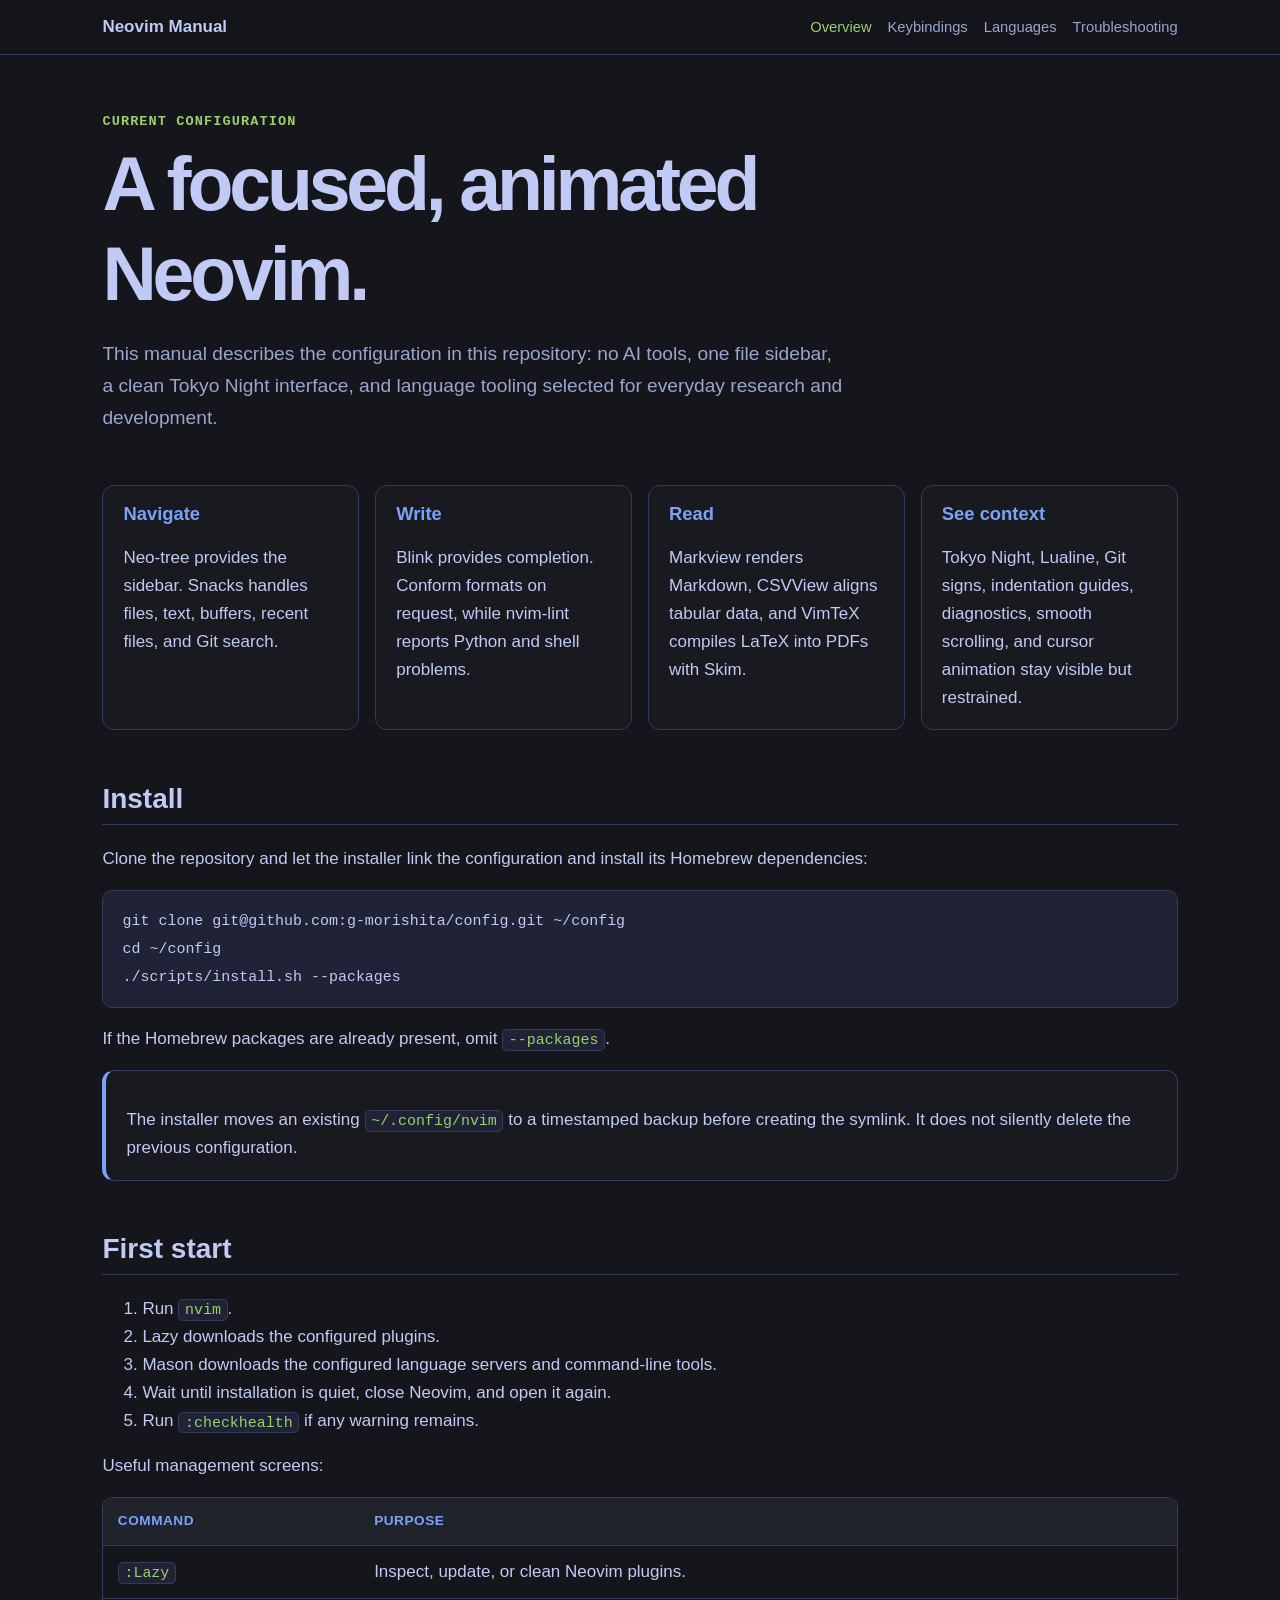
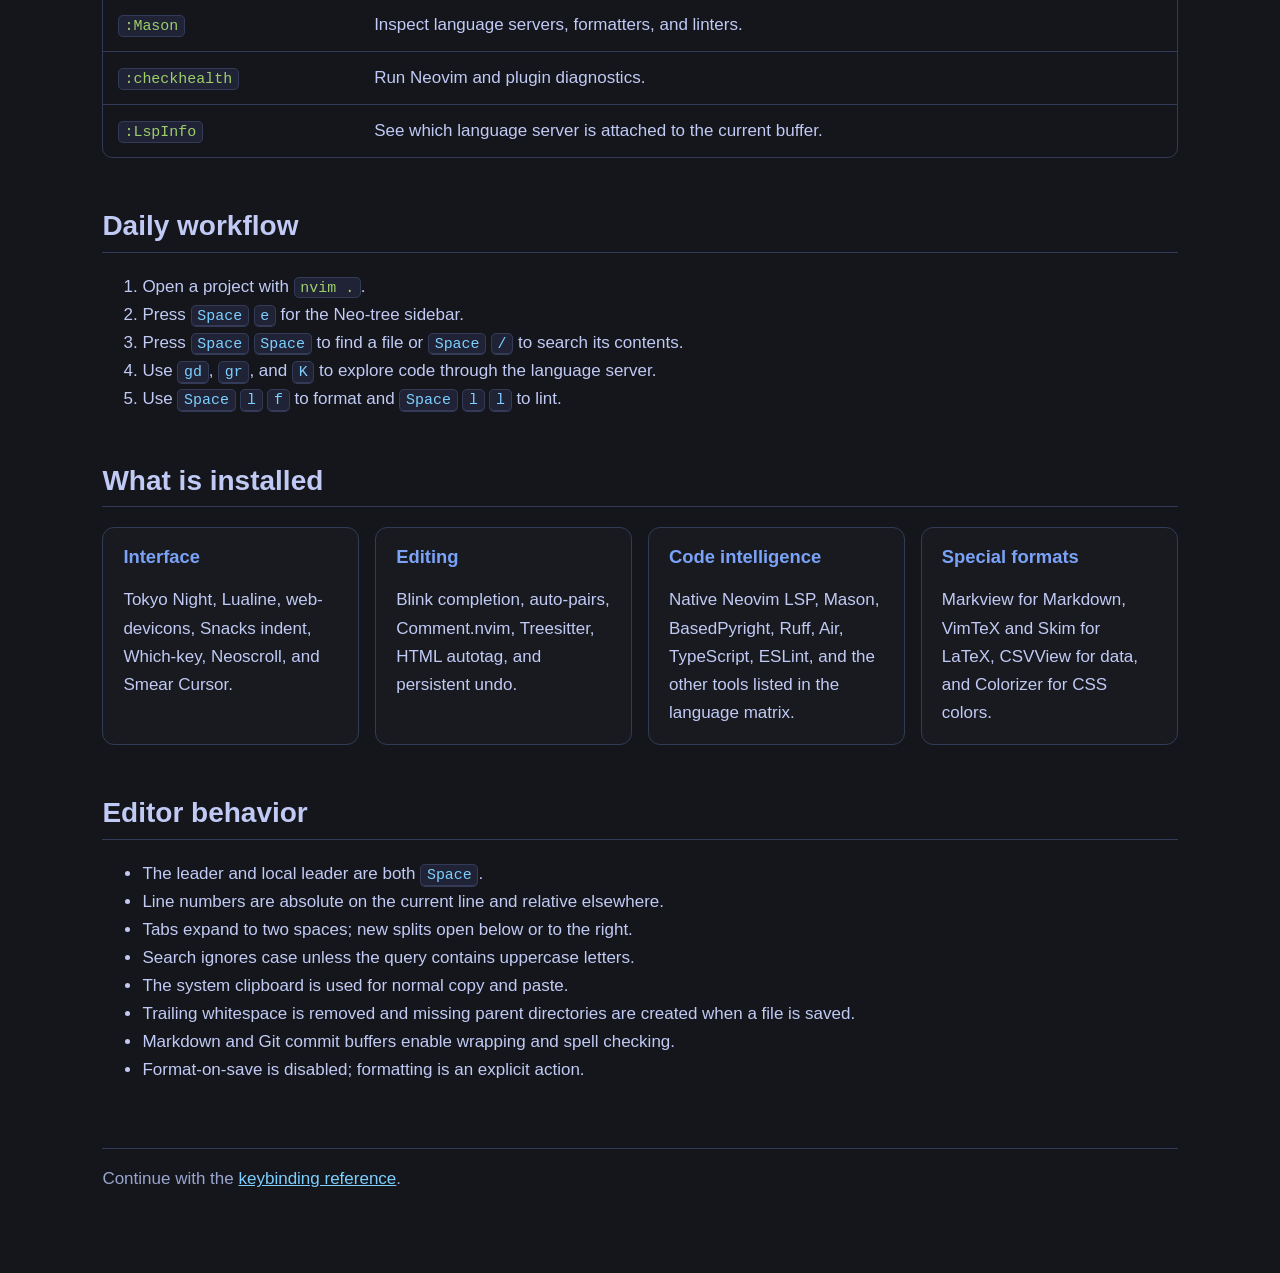
<file: docs/nvim-manual/index.html>
<!doctype html>
<html lang="en">
  <head>
    <meta charset="utf-8">
    <meta name="viewport" content="width=device-width, initial-scale=1">
    <meta name="description" content="Manual for Gota Morishita's Neovim configuration">
    <title>Neovim Manual · Overview</title>
    <link rel="stylesheet" href="styles.css">
  </head>
  <body>
    <header>
      <div class="topbar">
        <a class="brand" href="index.html">Neovim Manual</a>
        <nav aria-label="Manual">
          <a href="index.html" aria-current="page">Overview</a>
          <a href="keybindings.html">Keybindings</a>
          <a href="languages.html">Languages</a>
          <a href="troubleshooting.html">Troubleshooting</a>
        </nav>
      </div>
    </header>

    <main>
      <section class="hero">
        <div class="eyebrow">Current configuration</div>
        <h1>A focused, animated Neovim.</h1>
        <p class="lede">
          This manual describes the configuration in this repository: no AI
          tools, one file sidebar, a clean Tokyo Night interface, and language
          tooling selected for everyday research and development.
        </p>
      </section>

      <section class="grid" aria-label="Configuration highlights">
        <article class="card">
          <h3>Navigate</h3>
          <p>Neo-tree provides the sidebar. Snacks handles files, text, buffers, recent files, and Git search.</p>
        </article>
        <article class="card">
          <h3>Write</h3>
          <p>Blink provides completion. Conform formats on request, while nvim-lint reports Python and shell problems.</p>
        </article>
        <article class="card">
          <h3>Read</h3>
          <p>Markview renders Markdown, CSVView aligns tabular data, and VimTeX compiles LaTeX into PDFs with Skim.</p>
        </article>
        <article class="card">
          <h3>See context</h3>
          <p>Tokyo Night, Lualine, Git signs, indentation guides, diagnostics, smooth scrolling, and cursor animation stay visible but restrained.</p>
        </article>
      </section>

      <h2 id="install">Install</h2>
      <p>Clone the repository and let the installer link the configuration and install its Homebrew dependencies:</p>
      <pre><code>git clone git@github.com:g-morishita/config.git ~/config
cd ~/config
./scripts/install.sh --packages</code></pre>
      <p>If the Homebrew packages are already present, omit <code>--packages</code>.</p>

      <div class="note">
        <p>
          The installer moves an existing <code>~/.config/nvim</code> to a
          timestamped backup before creating the symlink. It does not silently
          delete the previous configuration.
        </p>
      </div>

      <h2 id="first-start">First start</h2>
      <ol>
        <li>Run <code>nvim</code>.</li>
        <li>Lazy downloads the configured plugins.</li>
        <li>Mason downloads the configured language servers and command-line tools.</li>
        <li>Wait until installation is quiet, close Neovim, and open it again.</li>
        <li>Run <code>:checkhealth</code> if any warning remains.</li>
      </ol>

      <p>Useful management screens:</p>
      <div class="table-wrap">
        <table>
          <thead>
            <tr><th>Command</th><th>Purpose</th></tr>
          </thead>
          <tbody>
            <tr><td><code>:Lazy</code></td><td>Inspect, update, or clean Neovim plugins.</td></tr>
            <tr><td><code>:Mason</code></td><td>Inspect language servers, formatters, and linters.</td></tr>
            <tr><td><code>:checkhealth</code></td><td>Run Neovim and plugin diagnostics.</td></tr>
            <tr><td><code>:LspInfo</code></td><td>See which language server is attached to the current buffer.</td></tr>
          </tbody>
        </table>
      </div>

      <h2 id="daily">Daily workflow</h2>
      <ol>
        <li>Open a project with <code>nvim .</code>.</li>
        <li>Press <kbd>Space</kbd> <kbd>e</kbd> for the Neo-tree sidebar.</li>
        <li>Press <kbd>Space</kbd> <kbd>Space</kbd> to find a file or <kbd>Space</kbd> <kbd>/</kbd> to search its contents.</li>
        <li>Use <kbd>gd</kbd>, <kbd>gr</kbd>, and <kbd>K</kbd> to explore code through the language server.</li>
        <li>Use <kbd>Space</kbd> <kbd>l</kbd> <kbd>f</kbd> to format and <kbd>Space</kbd> <kbd>l</kbd> <kbd>l</kbd> to lint.</li>
      </ol>

      <h2 id="features">What is installed</h2>
      <div class="grid">
        <article class="card">
          <h3>Interface</h3>
          <p>Tokyo Night, Lualine, web-devicons, Snacks indent, Which-key, Neoscroll, and Smear Cursor.</p>
        </article>
        <article class="card">
          <h3>Editing</h3>
          <p>Blink completion, auto-pairs, Comment.nvim, Treesitter, HTML autotag, and persistent undo.</p>
        </article>
        <article class="card">
          <h3>Code intelligence</h3>
          <p>Native Neovim LSP, Mason, BasedPyright, Ruff, Air, TypeScript, ESLint, and the other tools listed in the language matrix.</p>
        </article>
        <article class="card">
          <h3>Special formats</h3>
          <p>Markview for Markdown, VimTeX and Skim for LaTeX, CSVView for data, and Colorizer for CSS colors.</p>
        </article>
      </div>

      <h2 id="behavior">Editor behavior</h2>
      <ul>
        <li>The leader and local leader are both <kbd>Space</kbd>.</li>
        <li>Line numbers are absolute on the current line and relative elsewhere.</li>
        <li>Tabs expand to two spaces; new splits open below or to the right.</li>
        <li>Search ignores case unless the query contains uppercase letters.</li>
        <li>The system clipboard is used for normal copy and paste.</li>
        <li>Trailing whitespace is removed and missing parent directories are created when a file is saved.</li>
        <li>Markdown and Git commit buffers enable wrapping and spell checking.</li>
        <li>Format-on-save is disabled; formatting is an explicit action.</li>
      </ul>

      <footer>
        Continue with the <a href="keybindings.html">keybinding reference</a>.
      </footer>
    </main>
  </body>
</html>
</file>
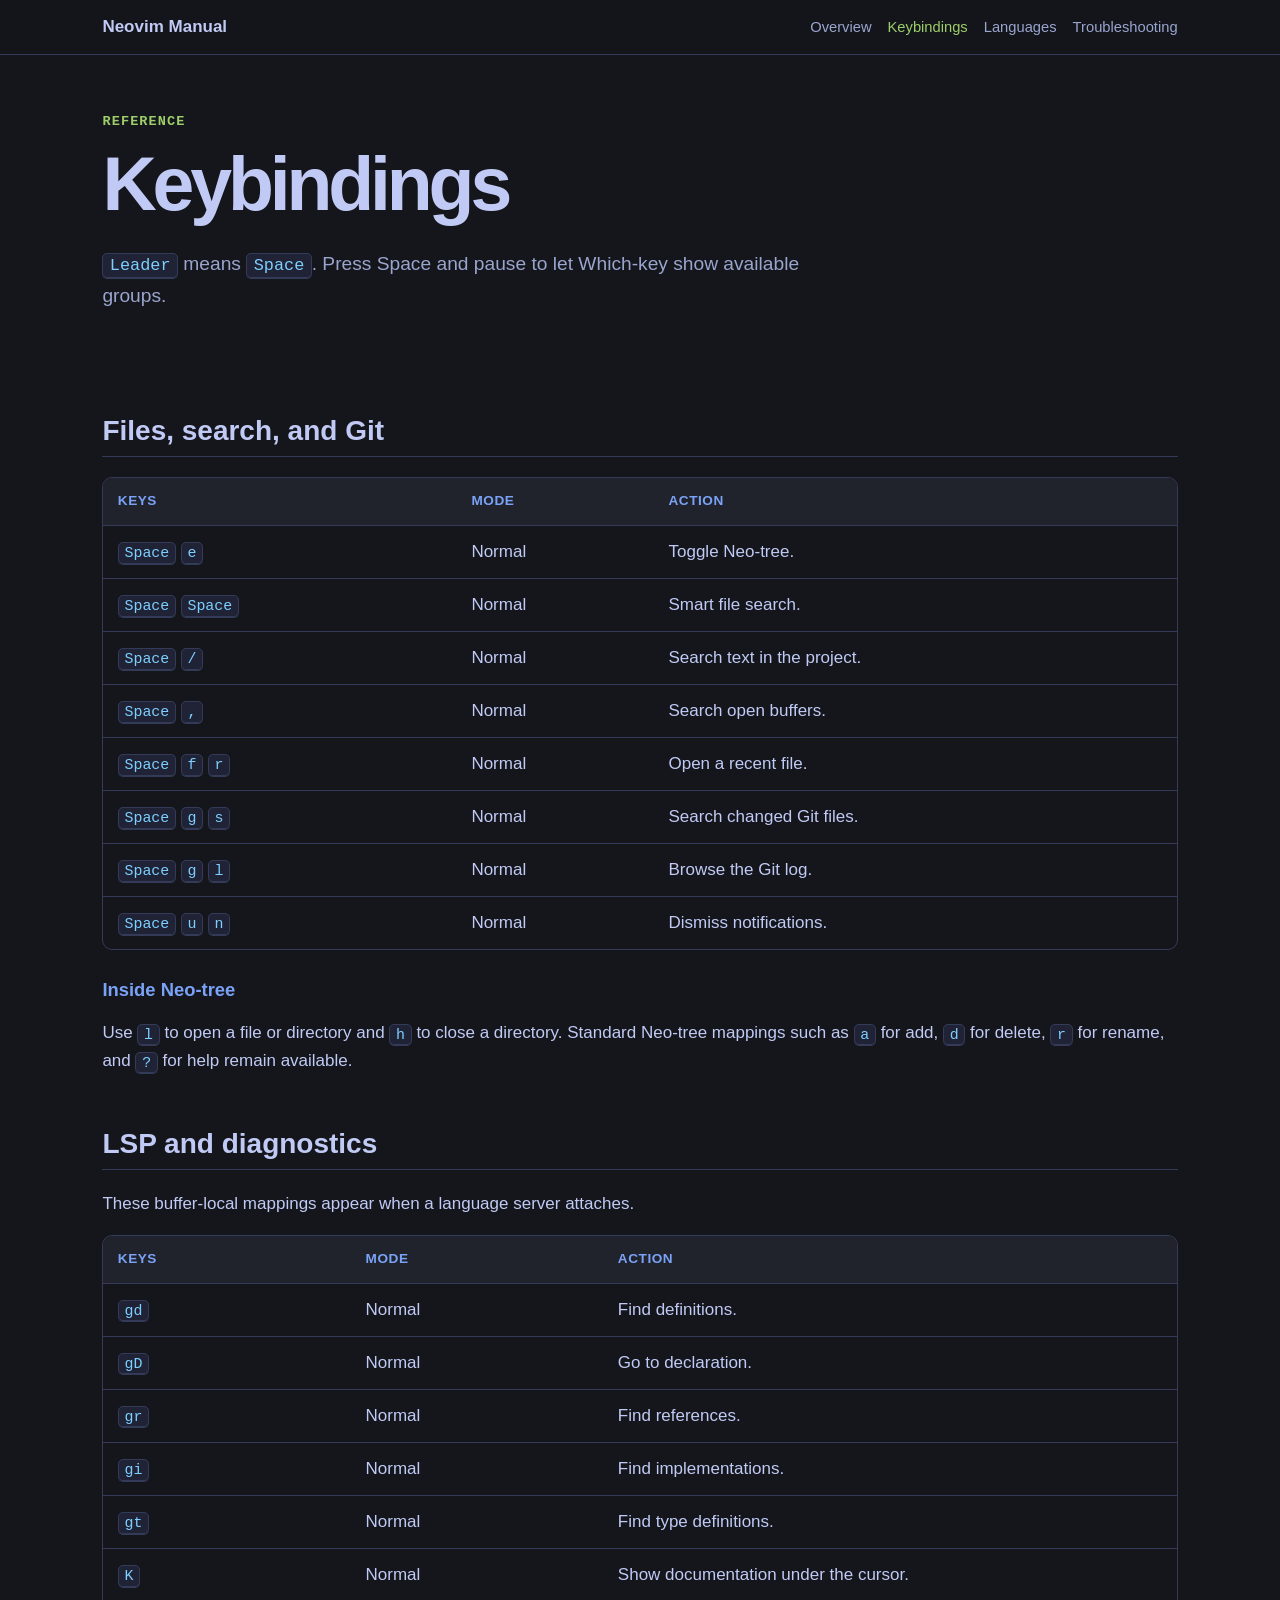
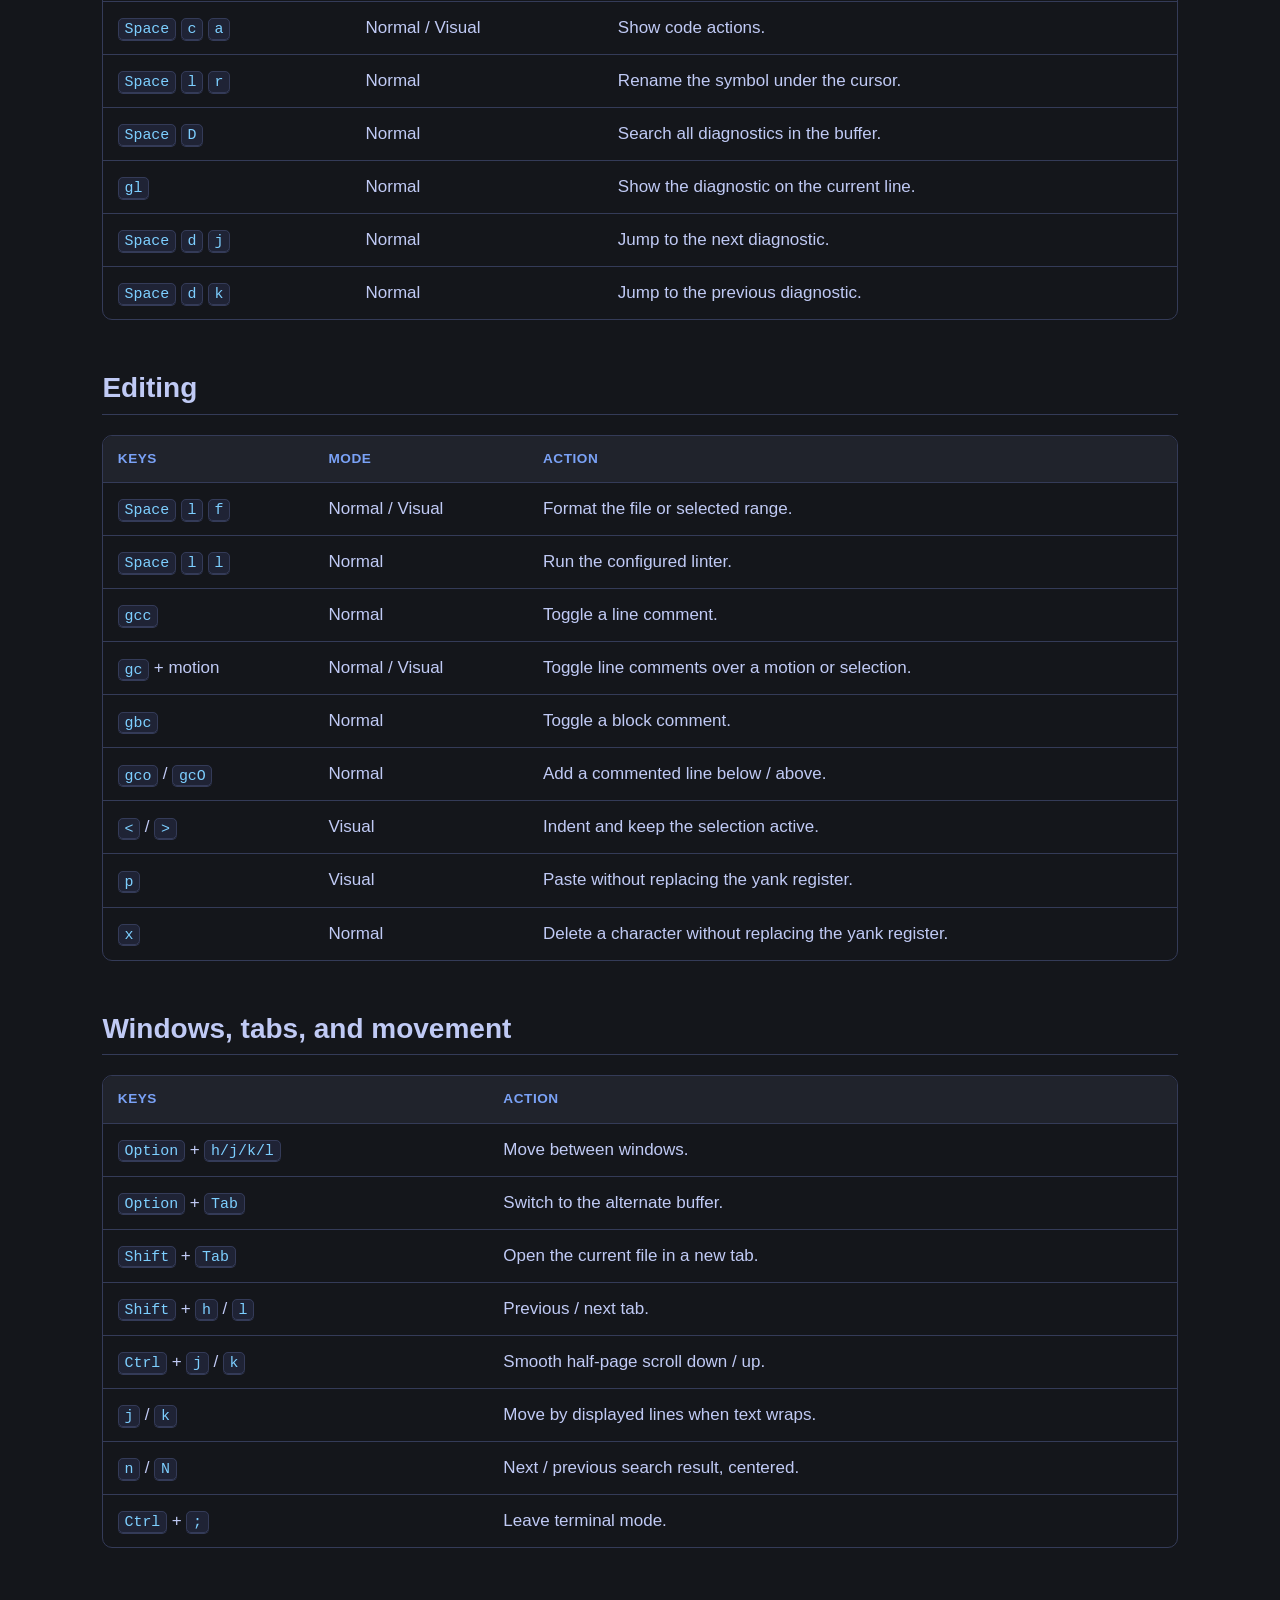
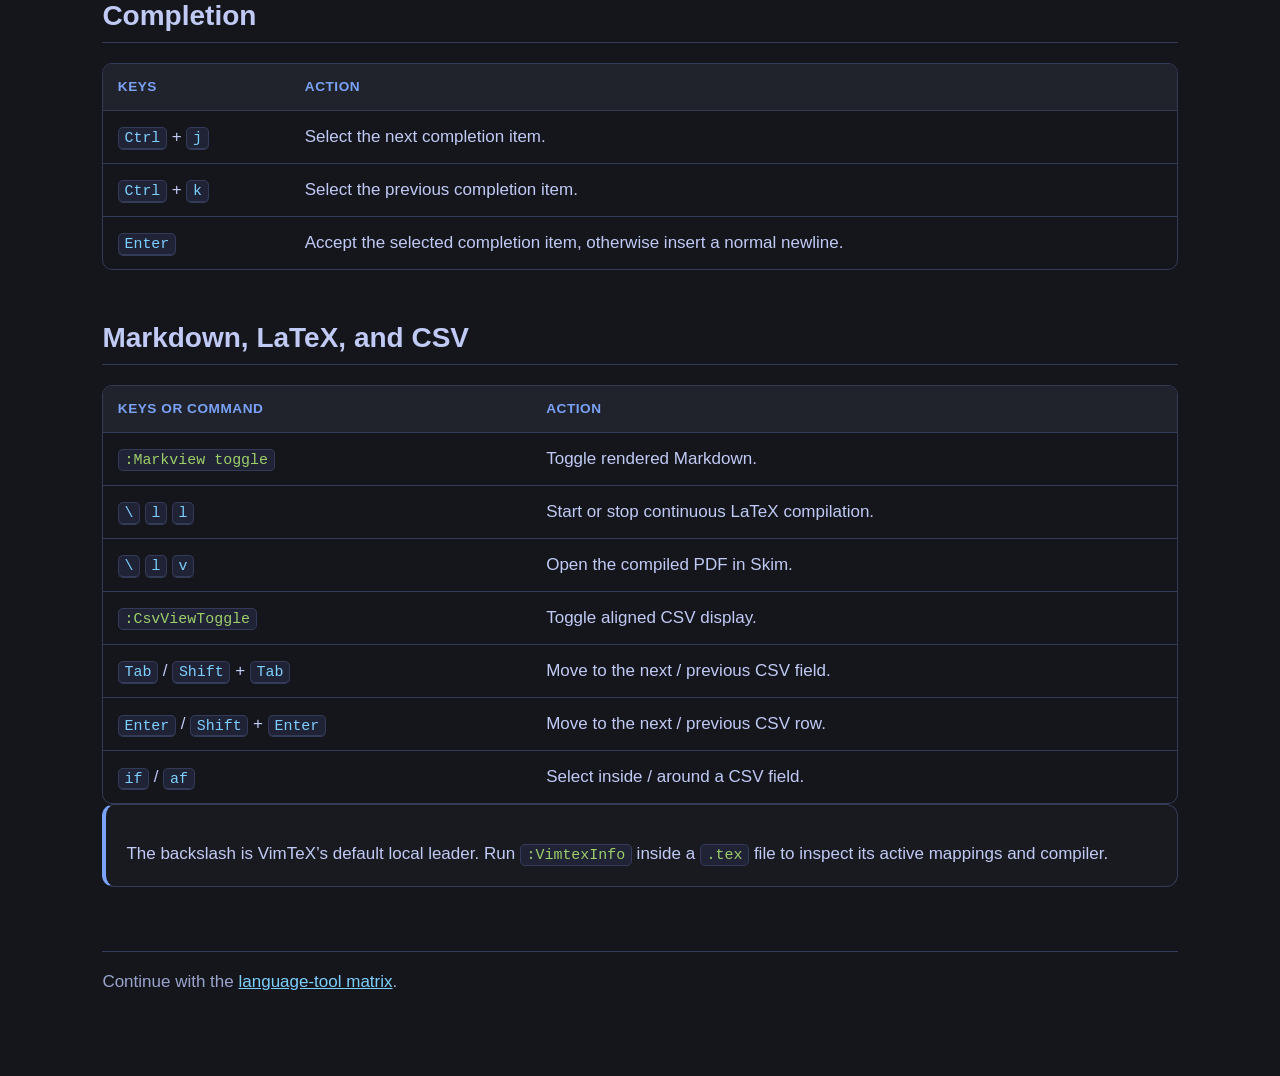
<file: docs/nvim-manual/keybindings.html>
<!doctype html>
<html lang="en">
  <head>
    <meta charset="utf-8">
    <meta name="viewport" content="width=device-width, initial-scale=1">
    <meta name="description" content="Keybindings for Gota Morishita's Neovim configuration">
    <title>Neovim Manual · Keybindings</title>
    <link rel="stylesheet" href="styles.css">
  </head>
  <body>
    <header>
      <div class="topbar">
        <a class="brand" href="index.html">Neovim Manual</a>
        <nav aria-label="Manual">
          <a href="index.html">Overview</a>
          <a href="keybindings.html" aria-current="page">Keybindings</a>
          <a href="languages.html">Languages</a>
          <a href="troubleshooting.html">Troubleshooting</a>
        </nav>
      </div>
    </header>

    <main>
      <section class="hero">
        <div class="eyebrow">Reference</div>
        <h1>Keybindings</h1>
        <p class="lede">
          <kbd>Leader</kbd> means <kbd>Space</kbd>. Press Space and pause to
          let Which-key show available groups.
        </p>
      </section>

      <h2>Files, search, and Git</h2>
      <div class="table-wrap">
        <table>
          <thead><tr><th>Keys</th><th>Mode</th><th>Action</th></tr></thead>
          <tbody>
            <tr><td><kbd>Space</kbd> <kbd>e</kbd></td><td>Normal</td><td>Toggle Neo-tree.</td></tr>
            <tr><td><kbd>Space</kbd> <kbd>Space</kbd></td><td>Normal</td><td>Smart file search.</td></tr>
            <tr><td><kbd>Space</kbd> <kbd>/</kbd></td><td>Normal</td><td>Search text in the project.</td></tr>
            <tr><td><kbd>Space</kbd> <kbd>,</kbd></td><td>Normal</td><td>Search open buffers.</td></tr>
            <tr><td><kbd>Space</kbd> <kbd>f</kbd> <kbd>r</kbd></td><td>Normal</td><td>Open a recent file.</td></tr>
            <tr><td><kbd>Space</kbd> <kbd>g</kbd> <kbd>s</kbd></td><td>Normal</td><td>Search changed Git files.</td></tr>
            <tr><td><kbd>Space</kbd> <kbd>g</kbd> <kbd>l</kbd></td><td>Normal</td><td>Browse the Git log.</td></tr>
            <tr><td><kbd>Space</kbd> <kbd>u</kbd> <kbd>n</kbd></td><td>Normal</td><td>Dismiss notifications.</td></tr>
          </tbody>
        </table>
      </div>

      <h3>Inside Neo-tree</h3>
      <p>
        Use <kbd>l</kbd> to open a file or directory and <kbd>h</kbd> to close
        a directory. Standard Neo-tree mappings such as <kbd>a</kbd> for add,
        <kbd>d</kbd> for delete, <kbd>r</kbd> for rename, and <kbd>?</kbd> for
        help remain available.
      </p>

      <h2>LSP and diagnostics</h2>
      <p>These buffer-local mappings appear when a language server attaches.</p>
      <div class="table-wrap">
        <table>
          <thead><tr><th>Keys</th><th>Mode</th><th>Action</th></tr></thead>
          <tbody>
            <tr><td><kbd>gd</kbd></td><td>Normal</td><td>Find definitions.</td></tr>
            <tr><td><kbd>gD</kbd></td><td>Normal</td><td>Go to declaration.</td></tr>
            <tr><td><kbd>gr</kbd></td><td>Normal</td><td>Find references.</td></tr>
            <tr><td><kbd>gi</kbd></td><td>Normal</td><td>Find implementations.</td></tr>
            <tr><td><kbd>gt</kbd></td><td>Normal</td><td>Find type definitions.</td></tr>
            <tr><td><kbd>K</kbd></td><td>Normal</td><td>Show documentation under the cursor.</td></tr>
            <tr><td><kbd>Space</kbd> <kbd>c</kbd> <kbd>a</kbd></td><td>Normal / Visual</td><td>Show code actions.</td></tr>
            <tr><td><kbd>Space</kbd> <kbd>l</kbd> <kbd>r</kbd></td><td>Normal</td><td>Rename the symbol under the cursor.</td></tr>
            <tr><td><kbd>Space</kbd> <kbd>D</kbd></td><td>Normal</td><td>Search all diagnostics in the buffer.</td></tr>
            <tr><td><kbd>gl</kbd></td><td>Normal</td><td>Show the diagnostic on the current line.</td></tr>
            <tr><td><kbd>Space</kbd> <kbd>d</kbd> <kbd>j</kbd></td><td>Normal</td><td>Jump to the next diagnostic.</td></tr>
            <tr><td><kbd>Space</kbd> <kbd>d</kbd> <kbd>k</kbd></td><td>Normal</td><td>Jump to the previous diagnostic.</td></tr>
          </tbody>
        </table>
      </div>

      <h2>Editing</h2>
      <div class="table-wrap">
        <table>
          <thead><tr><th>Keys</th><th>Mode</th><th>Action</th></tr></thead>
          <tbody>
            <tr><td><kbd>Space</kbd> <kbd>l</kbd> <kbd>f</kbd></td><td>Normal / Visual</td><td>Format the file or selected range.</td></tr>
            <tr><td><kbd>Space</kbd> <kbd>l</kbd> <kbd>l</kbd></td><td>Normal</td><td>Run the configured linter.</td></tr>
            <tr><td><kbd>gcc</kbd></td><td>Normal</td><td>Toggle a line comment.</td></tr>
            <tr><td><kbd>gc</kbd> + motion</td><td>Normal / Visual</td><td>Toggle line comments over a motion or selection.</td></tr>
            <tr><td><kbd>gbc</kbd></td><td>Normal</td><td>Toggle a block comment.</td></tr>
            <tr><td><kbd>gco</kbd> / <kbd>gcO</kbd></td><td>Normal</td><td>Add a commented line below / above.</td></tr>
            <tr><td><kbd>&lt;</kbd> / <kbd>&gt;</kbd></td><td>Visual</td><td>Indent and keep the selection active.</td></tr>
            <tr><td><kbd>p</kbd></td><td>Visual</td><td>Paste without replacing the yank register.</td></tr>
            <tr><td><kbd>x</kbd></td><td>Normal</td><td>Delete a character without replacing the yank register.</td></tr>
          </tbody>
        </table>
      </div>

      <h2>Windows, tabs, and movement</h2>
      <div class="table-wrap">
        <table>
          <thead><tr><th>Keys</th><th>Action</th></tr></thead>
          <tbody>
            <tr><td><kbd>Option</kbd> + <kbd>h/j/k/l</kbd></td><td>Move between windows.</td></tr>
            <tr><td><kbd>Option</kbd> + <kbd>Tab</kbd></td><td>Switch to the alternate buffer.</td></tr>
            <tr><td><kbd>Shift</kbd> + <kbd>Tab</kbd></td><td>Open the current file in a new tab.</td></tr>
            <tr><td><kbd>Shift</kbd> + <kbd>h</kbd> / <kbd>l</kbd></td><td>Previous / next tab.</td></tr>
            <tr><td><kbd>Ctrl</kbd> + <kbd>j</kbd> / <kbd>k</kbd></td><td>Smooth half-page scroll down / up.</td></tr>
            <tr><td><kbd>j</kbd> / <kbd>k</kbd></td><td>Move by displayed lines when text wraps.</td></tr>
            <tr><td><kbd>n</kbd> / <kbd>N</kbd></td><td>Next / previous search result, centered.</td></tr>
            <tr><td><kbd>Ctrl</kbd> + <kbd>;</kbd></td><td>Leave terminal mode.</td></tr>
          </tbody>
        </table>
      </div>

      <h2>Completion</h2>
      <div class="table-wrap">
        <table>
          <thead><tr><th>Keys</th><th>Action</th></tr></thead>
          <tbody>
            <tr><td><kbd>Ctrl</kbd> + <kbd>j</kbd></td><td>Select the next completion item.</td></tr>
            <tr><td><kbd>Ctrl</kbd> + <kbd>k</kbd></td><td>Select the previous completion item.</td></tr>
            <tr><td><kbd>Enter</kbd></td><td>Accept the selected completion item, otherwise insert a normal newline.</td></tr>
          </tbody>
        </table>
      </div>

      <h2>Markdown, LaTeX, and CSV</h2>
      <div class="table-wrap">
        <table>
          <thead><tr><th>Keys or command</th><th>Action</th></tr></thead>
          <tbody>
            <tr><td><code>:Markview toggle</code></td><td>Toggle rendered Markdown.</td></tr>
            <tr><td><kbd>\</kbd> <kbd>l</kbd> <kbd>l</kbd></td><td>Start or stop continuous LaTeX compilation.</td></tr>
            <tr><td><kbd>\</kbd> <kbd>l</kbd> <kbd>v</kbd></td><td>Open the compiled PDF in Skim.</td></tr>
            <tr><td><code>:CsvViewToggle</code></td><td>Toggle aligned CSV display.</td></tr>
            <tr><td><kbd>Tab</kbd> / <kbd>Shift</kbd> + <kbd>Tab</kbd></td><td>Move to the next / previous CSV field.</td></tr>
            <tr><td><kbd>Enter</kbd> / <kbd>Shift</kbd> + <kbd>Enter</kbd></td><td>Move to the next / previous CSV row.</td></tr>
            <tr><td><kbd>if</kbd> / <kbd>af</kbd></td><td>Select inside / around a CSV field.</td></tr>
          </tbody>
        </table>
      </div>

      <div class="note">
        <p>
          The backslash is VimTeX’s default local leader. Run
          <code>:VimtexInfo</code> inside a <code>.tex</code> file to inspect
          its active mappings and compiler.
        </p>
      </div>

      <footer>
        Continue with the <a href="languages.html">language-tool matrix</a>.
      </footer>
    </main>
  </body>
</html>
</file>
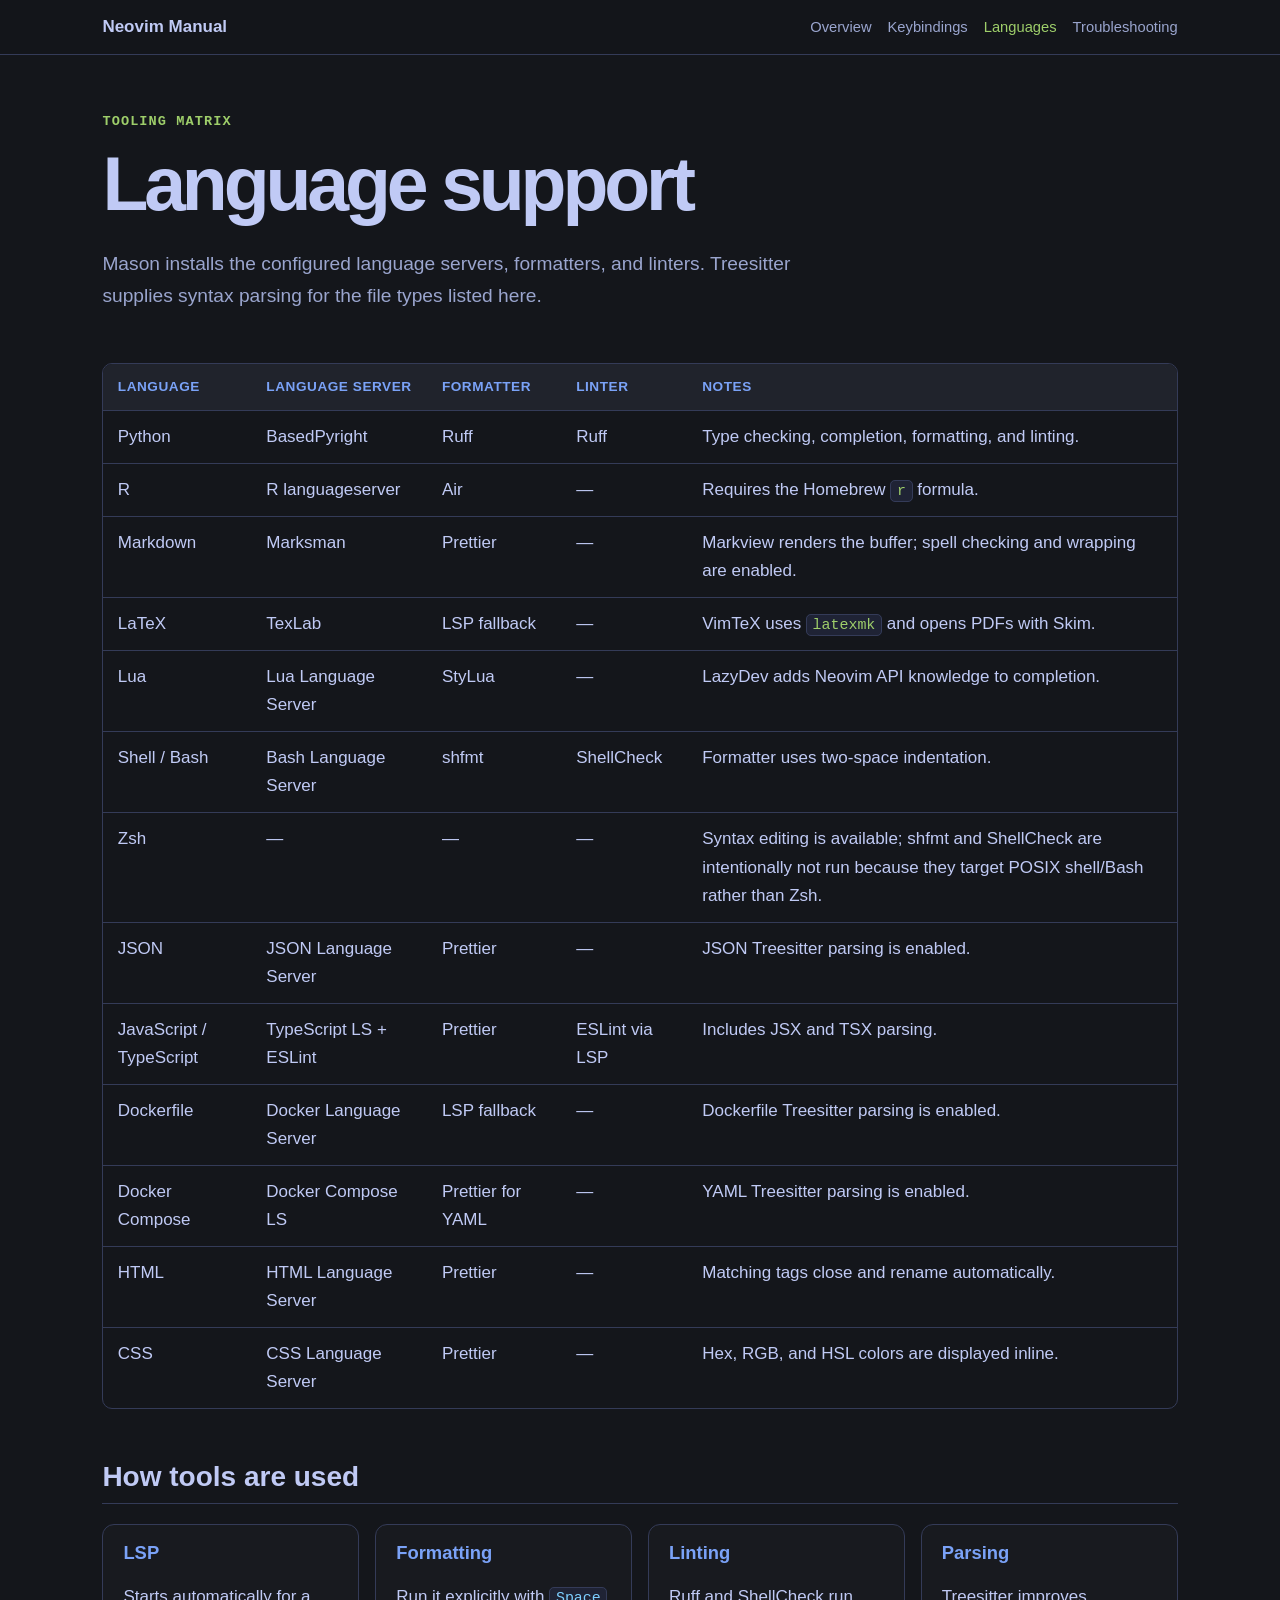
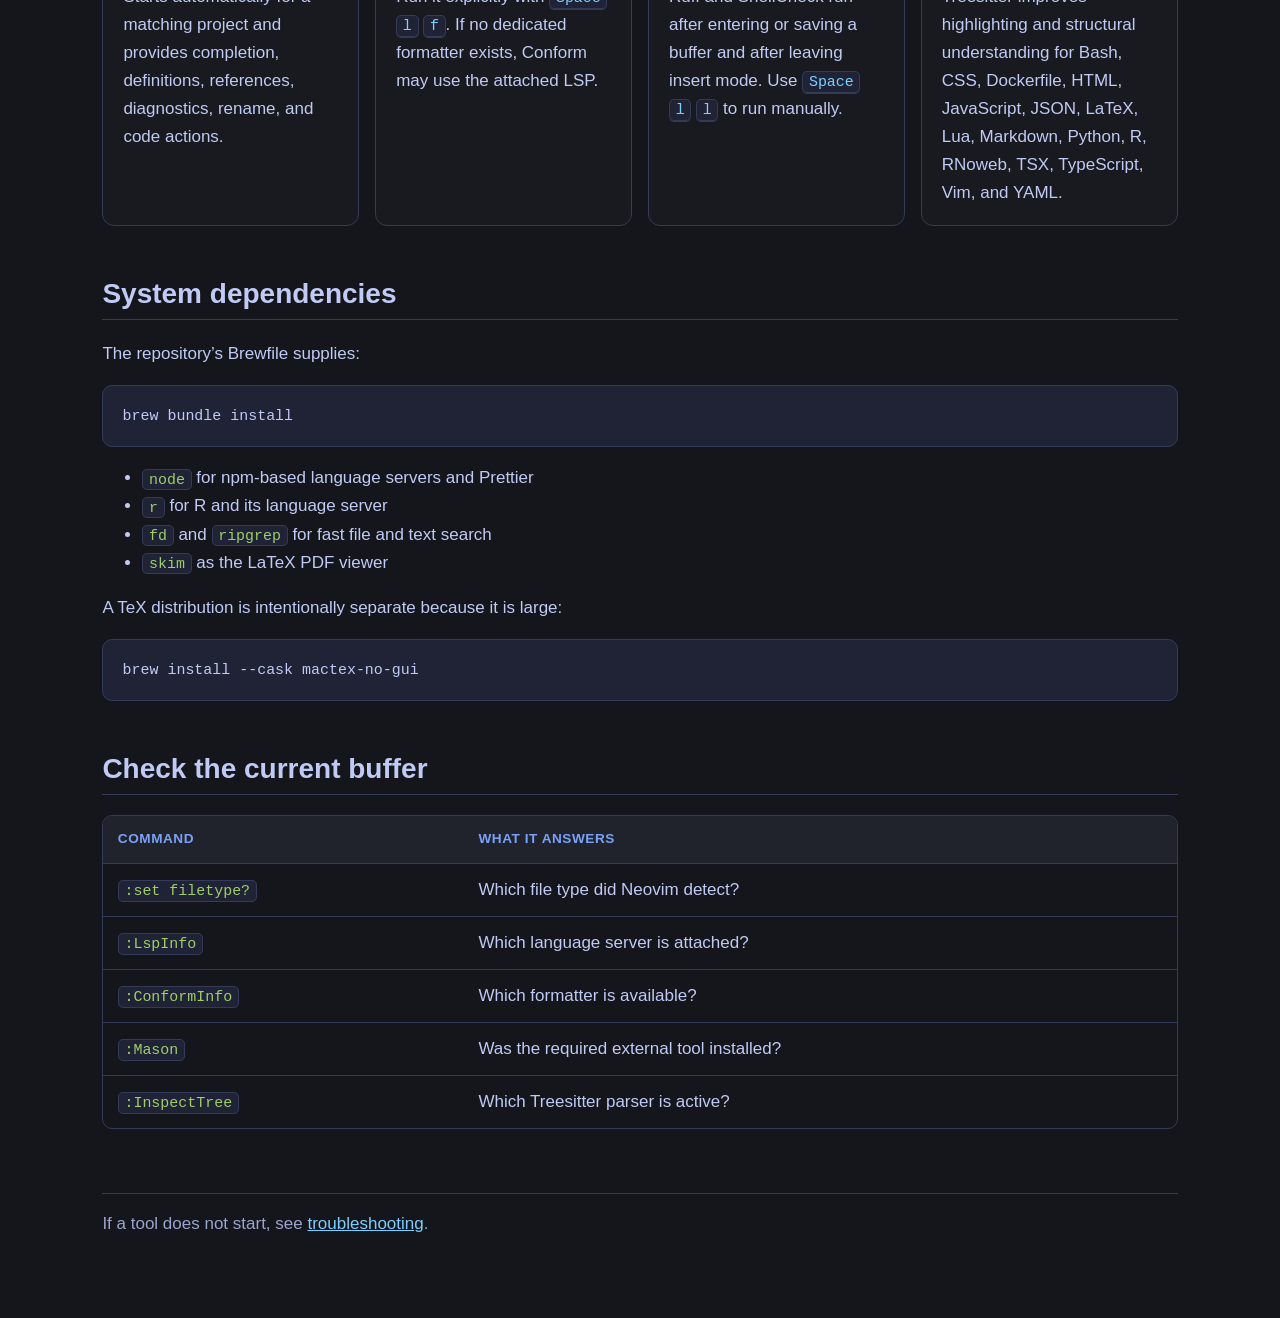
<file: docs/nvim-manual/languages.html>
<!doctype html>
<html lang="en">
  <head>
    <meta charset="utf-8">
    <meta name="viewport" content="width=device-width, initial-scale=1">
    <meta name="description" content="Language support in Gota Morishita's Neovim configuration">
    <title>Neovim Manual · Languages</title>
    <link rel="stylesheet" href="styles.css">
  </head>
  <body>
    <header>
      <div class="topbar">
        <a class="brand" href="index.html">Neovim Manual</a>
        <nav aria-label="Manual">
          <a href="index.html">Overview</a>
          <a href="keybindings.html">Keybindings</a>
          <a href="languages.html" aria-current="page">Languages</a>
          <a href="troubleshooting.html">Troubleshooting</a>
        </nav>
      </div>
    </header>

    <main>
      <section class="hero">
        <div class="eyebrow">Tooling matrix</div>
        <h1>Language support</h1>
        <p class="lede">
          Mason installs the configured language servers, formatters, and
          linters. Treesitter supplies syntax parsing for the file types listed
          here.
        </p>
      </section>

      <div class="table-wrap">
        <table>
          <thead>
            <tr>
              <th>Language</th>
              <th>Language server</th>
              <th>Formatter</th>
              <th>Linter</th>
              <th>Notes</th>
            </tr>
          </thead>
          <tbody>
            <tr><td>Python</td><td>BasedPyright</td><td>Ruff</td><td>Ruff</td><td>Type checking, completion, formatting, and linting.</td></tr>
            <tr><td>R</td><td>R languageserver</td><td>Air</td><td>—</td><td>Requires the Homebrew <code>r</code> formula.</td></tr>
            <tr><td>Markdown</td><td>Marksman</td><td>Prettier</td><td>—</td><td>Markview renders the buffer; spell checking and wrapping are enabled.</td></tr>
            <tr><td>LaTeX</td><td>TexLab</td><td>LSP fallback</td><td>—</td><td>VimTeX uses <code>latexmk</code> and opens PDFs with Skim.</td></tr>
            <tr><td>Lua</td><td>Lua Language Server</td><td>StyLua</td><td>—</td><td>LazyDev adds Neovim API knowledge to completion.</td></tr>
            <tr><td>Shell / Bash</td><td>Bash Language Server</td><td>shfmt</td><td>ShellCheck</td><td>Formatter uses two-space indentation.</td></tr>
            <tr><td>Zsh</td><td>—</td><td>—</td><td>—</td><td>Syntax editing is available; shfmt and ShellCheck are intentionally not run because they target POSIX shell/Bash rather than Zsh.</td></tr>
            <tr><td>JSON</td><td>JSON Language Server</td><td>Prettier</td><td>—</td><td>JSON Treesitter parsing is enabled.</td></tr>
            <tr><td>JavaScript / TypeScript</td><td>TypeScript LS + ESLint</td><td>Prettier</td><td>ESLint via LSP</td><td>Includes JSX and TSX parsing.</td></tr>
            <tr><td>Dockerfile</td><td>Docker Language Server</td><td>LSP fallback</td><td>—</td><td>Dockerfile Treesitter parsing is enabled.</td></tr>
            <tr><td>Docker Compose</td><td>Docker Compose LS</td><td>Prettier for YAML</td><td>—</td><td>YAML Treesitter parsing is enabled.</td></tr>
            <tr><td>HTML</td><td>HTML Language Server</td><td>Prettier</td><td>—</td><td>Matching tags close and rename automatically.</td></tr>
            <tr><td>CSS</td><td>CSS Language Server</td><td>Prettier</td><td>—</td><td>Hex, RGB, and HSL colors are displayed inline.</td></tr>
          </tbody>
        </table>
      </div>

      <h2>How tools are used</h2>
      <div class="grid">
        <article class="card">
          <h3>LSP</h3>
          <p>Starts automatically for a matching project and provides completion, definitions, references, diagnostics, rename, and code actions.</p>
        </article>
        <article class="card">
          <h3>Formatting</h3>
          <p>Run it explicitly with <kbd>Space</kbd> <kbd>l</kbd> <kbd>f</kbd>. If no dedicated formatter exists, Conform may use the attached LSP.</p>
        </article>
        <article class="card">
          <h3>Linting</h3>
          <p>Ruff and ShellCheck run after entering or saving a buffer and after leaving insert mode. Use <kbd>Space</kbd> <kbd>l</kbd> <kbd>l</kbd> to run manually.</p>
        </article>
        <article class="card">
          <h3>Parsing</h3>
          <p>Treesitter improves highlighting and structural understanding for Bash, CSS, Dockerfile, HTML, JavaScript, JSON, LaTeX, Lua, Markdown, Python, R, RNoweb, TSX, TypeScript, Vim, and YAML.</p>
        </article>
      </div>

      <h2>System dependencies</h2>
      <p>The repository’s Brewfile supplies:</p>
      <pre><code>brew bundle install</code></pre>
      <ul>
        <li><code>node</code> for npm-based language servers and Prettier</li>
        <li><code>r</code> for R and its language server</li>
        <li><code>fd</code> and <code>ripgrep</code> for fast file and text search</li>
        <li><code>skim</code> as the LaTeX PDF viewer</li>
      </ul>

      <p>A TeX distribution is intentionally separate because it is large:</p>
      <pre><code>brew install --cask mactex-no-gui</code></pre>

      <h2>Check the current buffer</h2>
      <div class="table-wrap">
        <table>
          <thead><tr><th>Command</th><th>What it answers</th></tr></thead>
          <tbody>
            <tr><td><code>:set filetype?</code></td><td>Which file type did Neovim detect?</td></tr>
            <tr><td><code>:LspInfo</code></td><td>Which language server is attached?</td></tr>
            <tr><td><code>:ConformInfo</code></td><td>Which formatter is available?</td></tr>
            <tr><td><code>:Mason</code></td><td>Was the required external tool installed?</td></tr>
            <tr><td><code>:InspectTree</code></td><td>Which Treesitter parser is active?</td></tr>
          </tbody>
        </table>
      </div>

      <footer>
        If a tool does not start, see <a href="troubleshooting.html">troubleshooting</a>.
      </footer>
    </main>
  </body>
</html>
</file>
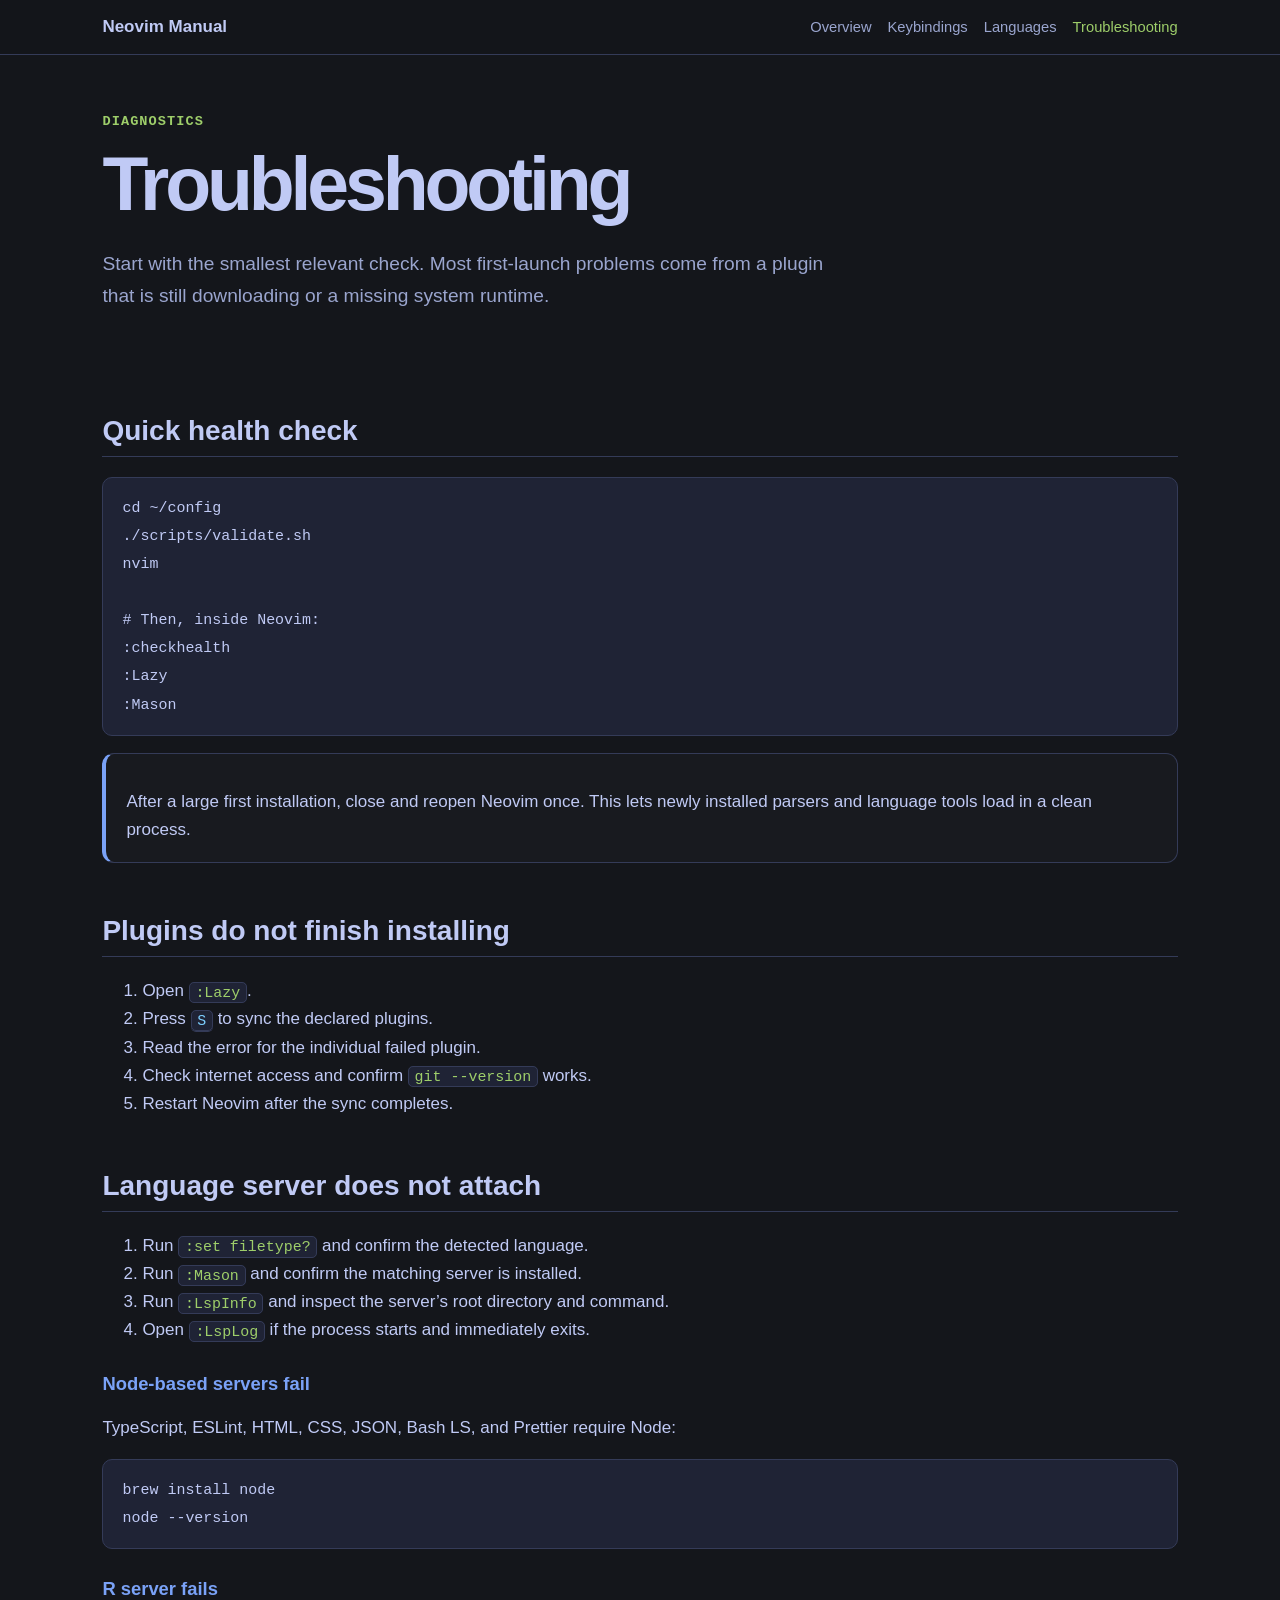
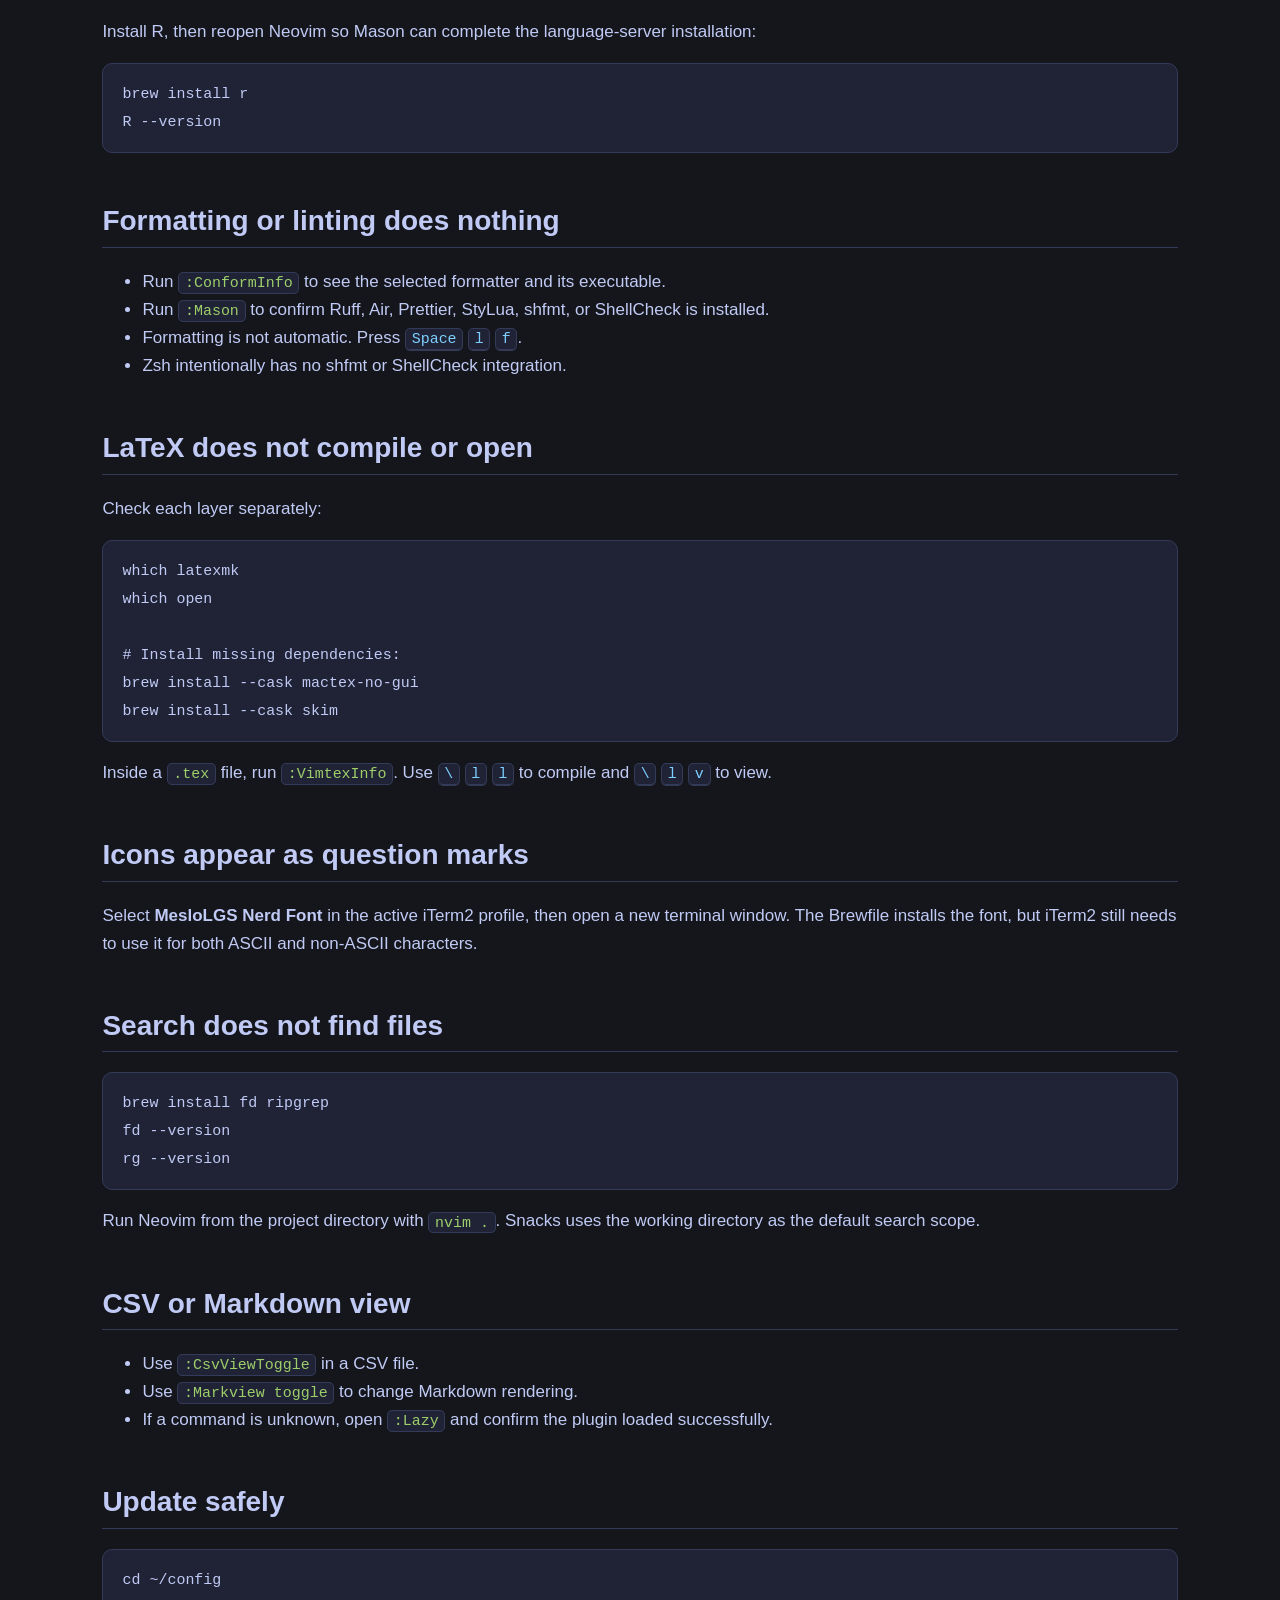
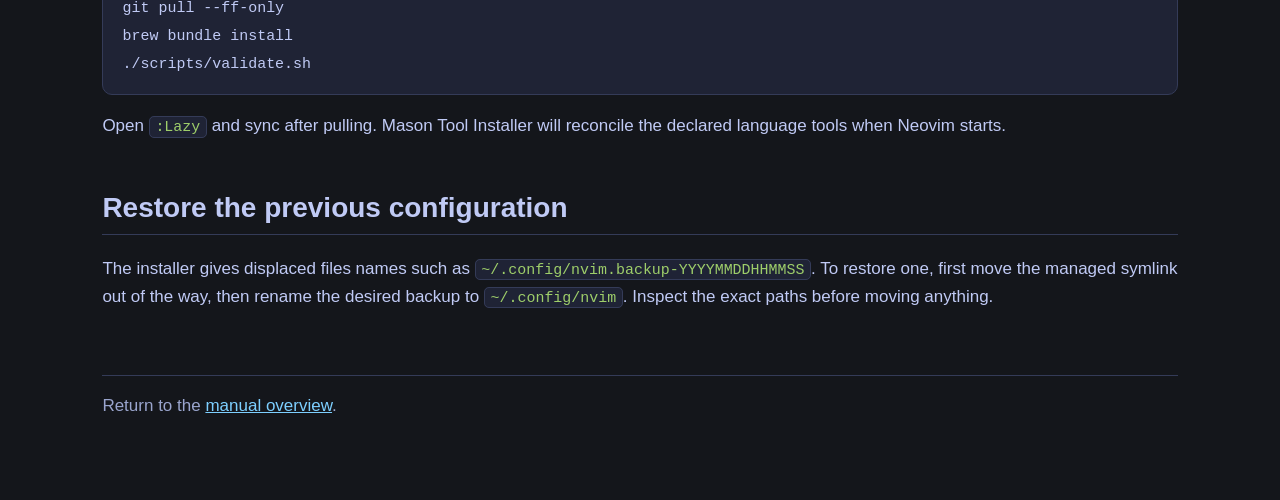
<file: docs/nvim-manual/troubleshooting.html>
<!doctype html>
<html lang="en">
  <head>
    <meta charset="utf-8">
    <meta name="viewport" content="width=device-width, initial-scale=1">
    <meta name="description" content="Troubleshooting Gota Morishita's Neovim configuration">
    <title>Neovim Manual · Troubleshooting</title>
    <link rel="stylesheet" href="styles.css">
  </head>
  <body>
    <header>
      <div class="topbar">
        <a class="brand" href="index.html">Neovim Manual</a>
        <nav aria-label="Manual">
          <a href="index.html">Overview</a>
          <a href="keybindings.html">Keybindings</a>
          <a href="languages.html">Languages</a>
          <a href="troubleshooting.html" aria-current="page">Troubleshooting</a>
        </nav>
      </div>
    </header>

    <main>
      <section class="hero">
        <div class="eyebrow">Diagnostics</div>
        <h1>Troubleshooting</h1>
        <p class="lede">
          Start with the smallest relevant check. Most first-launch problems
          come from a plugin that is still downloading or a missing system
          runtime.
        </p>
      </section>

      <h2>Quick health check</h2>
      <pre><code>cd ~/config
./scripts/validate.sh
nvim

# Then, inside Neovim:
:checkhealth
:Lazy
:Mason</code></pre>

      <div class="note">
        <p>
          After a large first installation, close and reopen Neovim once. This
          lets newly installed parsers and language tools load in a clean
          process.
        </p>
      </div>

      <h2>Plugins do not finish installing</h2>
      <ol>
        <li>Open <code>:Lazy</code>.</li>
        <li>Press <kbd>S</kbd> to sync the declared plugins.</li>
        <li>Read the error for the individual failed plugin.</li>
        <li>Check internet access and confirm <code>git --version</code> works.</li>
        <li>Restart Neovim after the sync completes.</li>
      </ol>

      <h2>Language server does not attach</h2>
      <ol>
        <li>Run <code>:set filetype?</code> and confirm the detected language.</li>
        <li>Run <code>:Mason</code> and confirm the matching server is installed.</li>
        <li>Run <code>:LspInfo</code> and inspect the server’s root directory and command.</li>
        <li>Open <code>:LspLog</code> if the process starts and immediately exits.</li>
      </ol>

      <h3>Node-based servers fail</h3>
      <p>TypeScript, ESLint, HTML, CSS, JSON, Bash LS, and Prettier require Node:</p>
      <pre><code>brew install node
node --version</code></pre>

      <h3>R server fails</h3>
      <p>Install R, then reopen Neovim so Mason can complete the language-server installation:</p>
      <pre><code>brew install r
R --version</code></pre>

      <h2>Formatting or linting does nothing</h2>
      <ul>
        <li>Run <code>:ConformInfo</code> to see the selected formatter and its executable.</li>
        <li>Run <code>:Mason</code> to confirm Ruff, Air, Prettier, StyLua, shfmt, or ShellCheck is installed.</li>
        <li>Formatting is not automatic. Press <kbd>Space</kbd> <kbd>l</kbd> <kbd>f</kbd>.</li>
        <li>Zsh intentionally has no shfmt or ShellCheck integration.</li>
      </ul>

      <h2>LaTeX does not compile or open</h2>
      <p>Check each layer separately:</p>
      <pre><code>which latexmk
which open

# Install missing dependencies:
brew install --cask mactex-no-gui
brew install --cask skim</code></pre>
      <p>
        Inside a <code>.tex</code> file, run <code>:VimtexInfo</code>. Use
        <kbd>\</kbd> <kbd>l</kbd> <kbd>l</kbd> to compile and
        <kbd>\</kbd> <kbd>l</kbd> <kbd>v</kbd> to view.
      </p>

      <h2>Icons appear as question marks</h2>
      <p>
        Select <strong>MesloLGS Nerd Font</strong> in the active iTerm2
        profile, then open a new terminal window. The Brewfile installs the
        font, but iTerm2 still needs to use it for both ASCII and non-ASCII
        characters.
      </p>

      <h2>Search does not find files</h2>
      <pre><code>brew install fd ripgrep
fd --version
rg --version</code></pre>
      <p>
        Run Neovim from the project directory with <code>nvim .</code>. Snacks
        uses the working directory as the default search scope.
      </p>

      <h2>CSV or Markdown view</h2>
      <ul>
        <li>Use <code>:CsvViewToggle</code> in a CSV file.</li>
        <li>Use <code>:Markview toggle</code> to change Markdown rendering.</li>
        <li>If a command is unknown, open <code>:Lazy</code> and confirm the plugin loaded successfully.</li>
      </ul>

      <h2>Update safely</h2>
      <pre><code>cd ~/config
git pull --ff-only
brew bundle install
./scripts/validate.sh</code></pre>
      <p>
        Open <code>:Lazy</code> and sync after pulling. Mason Tool Installer
        will reconcile the declared language tools when Neovim starts.
      </p>

      <h2>Restore the previous configuration</h2>
      <p>
        The installer gives displaced files names such as
        <code>~/.config/nvim.backup-YYYYMMDDHHMMSS</code>. To restore one,
        first move the managed symlink out of the way, then rename the desired
        backup to <code>~/.config/nvim</code>. Inspect the exact paths before
        moving anything.
      </p>

      <footer>
        Return to the <a href="index.html">manual overview</a>.
      </footer>
    </main>
  </body>
</html>
</file>
<file: docs/nvim-manual/styles.css>
:root {
  color-scheme: dark;
  --bg: #14161b;
  --surface: #181a1f;
  --surface-alt: #20232c;
  --text: #c0caf5;
  --muted: #9aa5ce;
  --blue: #7aa2f7;
  --cyan: #7dcfff;
  --green: #9ece6a;
  --orange: #ff9e64;
  --red: #f7768e;
  --border: #343b58;
  --code: #1f2335;
}

* {
  box-sizing: border-box;
}

html {
  scroll-behavior: smooth;
}

body {
  margin: 0;
  background: var(--bg);
  color: var(--text);
  font-family:
    Inter, ui-sans-serif, -apple-system, BlinkMacSystemFont, "Segoe UI",
    sans-serif;
  font-size: 17px;
  line-height: 1.65;
}

a {
  color: var(--cyan);
}

a:hover {
  color: var(--blue);
}

header {
  border-bottom: 1px solid var(--border);
  background: rgba(20, 22, 27, 0.94);
  position: sticky;
  top: 0;
  z-index: 10;
}

.topbar {
  align-items: center;
  display: flex;
  gap: 2rem;
  justify-content: space-between;
  margin: 0 auto;
  max-width: 1120px;
  padding: 0.8rem 1.4rem;
}

.brand {
  color: var(--text);
  font-weight: 750;
  text-decoration: none;
  white-space: nowrap;
}

nav {
  display: flex;
  flex-wrap: wrap;
  gap: 0.35rem 1rem;
}

nav a {
  color: var(--muted);
  font-size: 0.92rem;
  text-decoration: none;
}

nav a[aria-current="page"] {
  color: var(--green);
}

main {
  margin: 0 auto;
  max-width: 1120px;
  padding: 3.5rem 1.4rem 5rem;
}

.hero {
  max-width: 820px;
  padding-bottom: 2rem;
}

.eyebrow {
  color: var(--green);
  font-family: ui-monospace, SFMono-Regular, Menlo, monospace;
  font-size: 0.85rem;
  font-weight: 700;
  letter-spacing: 0.08em;
  text-transform: uppercase;
}

h1,
h2,
h3 {
  line-height: 1.2;
}

h1 {
  font-size: clamp(2.35rem, 7vw, 4.7rem);
  letter-spacing: -0.055em;
  margin: 0.35rem 0 1rem;
}

h2 {
  border-bottom: 1px solid var(--border);
  font-size: 1.75rem;
  margin: 3.2rem 0 1.25rem;
  padding-bottom: 0.55rem;
}

h3 {
  color: var(--blue);
  font-size: 1.15rem;
  margin-top: 1.8rem;
}

.lede {
  color: var(--muted);
  font-size: 1.2rem;
  max-width: 740px;
}

.grid {
  display: grid;
  gap: 1rem;
  grid-template-columns: repeat(auto-fit, minmax(240px, 1fr));
}

.card,
.note {
  background: var(--surface);
  border: 1px solid var(--border);
  border-radius: 12px;
  padding: 1.1rem 1.25rem;
}

.card h3 {
  margin-top: 0;
}

.card p:last-child,
.note p:last-child {
  margin-bottom: 0;
}

.note {
  border-left: 4px solid var(--blue);
}

.warning {
  border-left-color: var(--orange);
}

code,
kbd {
  background: var(--code);
  border: 1px solid var(--border);
  border-radius: 5px;
  color: var(--green);
  font-family: ui-monospace, SFMono-Regular, Menlo, monospace;
  font-size: 0.88em;
  padding: 0.12em 0.38em;
}

kbd {
  box-shadow: 0 1px 0 var(--border);
  color: var(--cyan);
  white-space: nowrap;
}

pre {
  background: var(--code);
  border: 1px solid var(--border);
  border-radius: 10px;
  overflow-x: auto;
  padding: 1rem 1.2rem;
}

pre code {
  background: none;
  border: 0;
  color: var(--text);
  padding: 0;
}

.table-wrap {
  border: 1px solid var(--border);
  border-radius: 10px;
  overflow-x: auto;
}

table {
  border-collapse: collapse;
  min-width: 680px;
  width: 100%;
}

th,
td {
  border-bottom: 1px solid var(--border);
  padding: 0.75rem 0.9rem;
  text-align: left;
  vertical-align: top;
}

th {
  background: var(--surface-alt);
  color: var(--blue);
  font-size: 0.85rem;
  letter-spacing: 0.04em;
  text-transform: uppercase;
}

tr:last-child td {
  border-bottom: 0;
}

.status {
  color: var(--green);
  font-weight: 700;
}

.muted {
  color: var(--muted);
}

footer {
  border-top: 1px solid var(--border);
  color: var(--muted);
  margin-top: 4rem;
  padding-top: 1rem;
}

@media (max-width: 720px) {
  .topbar {
    align-items: flex-start;
    flex-direction: column;
    gap: 0.5rem;
  }

  header {
    position: static;
  }

  main {
    padding-top: 2rem;
  }
}
</file>
